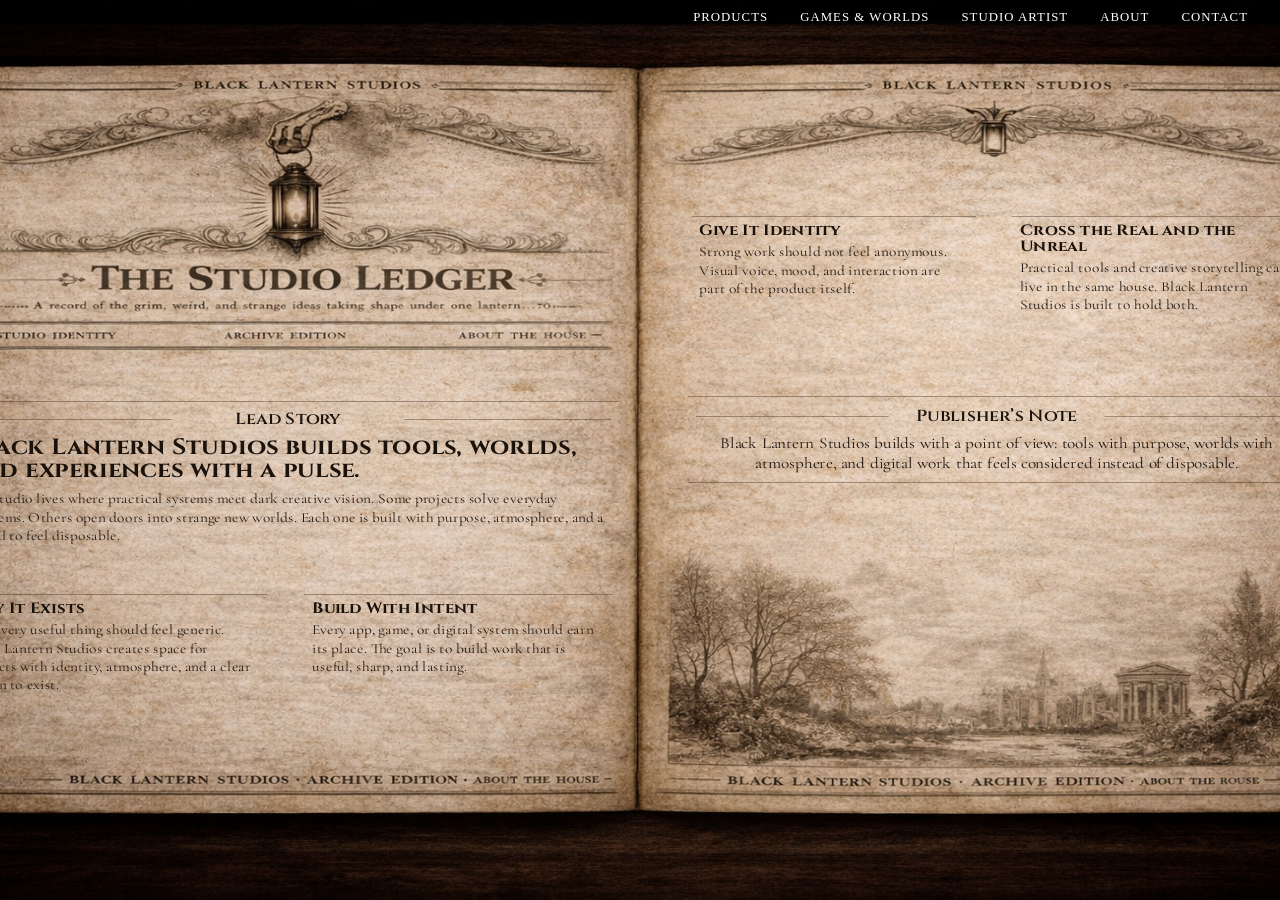
<file: about.html>
<!DOCTYPE html>
<html lang="en">
<head>
  <meta charset="UTF-8" />
  <meta name="viewport" content="width=device-width, initial-scale=1.0" />

  <!-- Google tag (gtag.js) -->
  <script async src="https://www.googletagmanager.com/gtag/js?id=G-B7B0RW1XFX"></script>
  <script>
    window.dataLayer = window.dataLayer || [];
    function gtag(){
      dataLayer.push(arguments);
    }
    gtag('js', new Date());
    gtag('config', 'G-B7B0RW1XFX');
  </script>

  <title>About | Black Lantern Studios</title>

  <link rel="stylesheet" href="css/about.css" />

  <link rel="preconnect" href="https://fonts.googleapis.com">
  <link rel="preconnect" href="https://fonts.gstatic.com" crossorigin>

  <link href="https://fonts.googleapis.com/css2?family=Cinzel:wght@400;500;600;700&family=Cormorant+Garamond:wght@400;500;600;700&display=swap" rel="stylesheet">
</head>

<body>

  <nav class="global-nav">
    <a href="products.html">Products</a>
    <a href="games-worlds.html">Games & Worlds</a>
    <a href="studio-artist.html">Studio Artist</a>
    <a href="about.html">About</a>
    <a href="contact.html">Contact</a>
  </nav>

  <main class="about-stage">

    <div class="about-spread">

      <img
        src="assets/about.png"
        alt="Black Lantern Studios About Background"
        class="about-full-image"
      >

      <div class="about-overlay">

        <section class="print-card lead-story">

          <div class="section-label">
            Lead Story
          </div>

          <h2>
            Black Lantern Studios builds tools, worlds, and experiences with a pulse.
          </h2>

          <p>
            This studio lives where practical systems meet dark creative vision.
            Some projects solve everyday problems. Others open doors into strange new worlds.
            Each one is built with purpose, atmosphere, and a refusal to feel disposable.
          </p>

        </section>

        <section class="print-card why-exists">

          <h3>Why It Exists</h3>

          <p>
            Not every useful thing should feel generic. Black Lantern Studios creates space
            for projects with identity, atmosphere, and a clear reason to exist.
          </p>

        </section>

        <section class="print-card build-intent">

          <h3>Build With Intent</h3>

          <p>
            Every app, game, or digital system should earn its place. The goal is to build
            work that is useful, sharp, and lasting.
          </p>

        </section>

        <section class="print-card give-identity">

          <h3>Give It Identity</h3>

          <p>
            Strong work should not feel anonymous. Visual voice, mood, and interaction
            are part of the product itself.
          </p>

        </section>

        <section class="print-card cross-real">

          <h3>Cross the Real and the Unreal</h3>

          <p>
            Practical tools and creative storytelling can live in the same house.
            Black Lantern Studios is built to hold both.
          </p>

        </section>

        <section class="print-card publishers-note">

          <div class="section-label">
            Publisher’s Note
          </div>

          <p>
            Black Lantern Studios builds with a point of view: tools with purpose,
            worlds with atmosphere, and digital work that feels considered instead of disposable.
          </p>

        </section>

      </div>
    </div>
  </main>

</body>
</html>
</file>
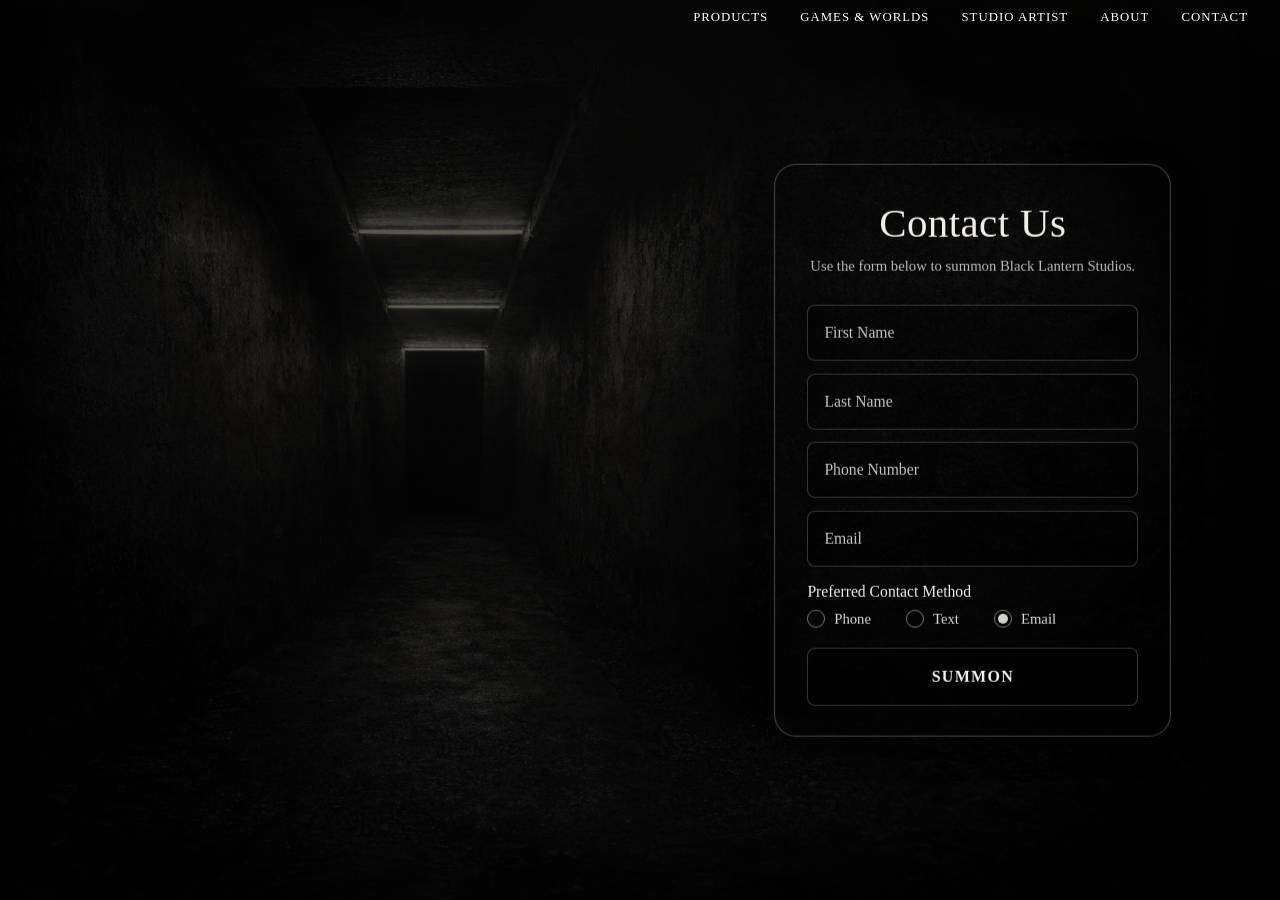
<file: contact.html>
<!DOCTYPE html>
<html lang="en">
<head>
  <meta charset="UTF-8" />
  <meta name="viewport" content="width=device-width, initial-scale=1.0"/>

  <!-- Google tag (gtag.js) -->
  <script async src="https://www.googletagmanager.com/gtag/js?id=G-B7B0RW1XFX"></script>
  <script>
    window.dataLayer = window.dataLayer || [];
    function gtag(){
      dataLayer.push(arguments);
    }
    gtag('js', new Date());
    gtag('config', 'G-B7B0RW1XFX');
  </script>

  <title>Contact | Black Lantern Studios</title>

  <link rel="stylesheet" href="css/contact.css" />
</head>

<body>

  <nav class="global-nav">
    <a href="products.html">Products</a>
    <a href="games-worlds.html">Games & Worlds</a>
    <a href="studio-artist.html">Studio Artist</a>
    <a href="about.html">About</a>
    <a href="contact.html">Contact</a>
  </nav>

  <div class="ambient-light"></div>
  <div class="page-fade"></div>

  <main class="contact-page">

    <section class="contact-form-wrap materialize" id="formWrap">

      <div class="contact-form-panel">

        <h1>Contact Us</h1>

        <p class="contact-intro">
          Use the form below to summon Black Lantern Studios.
        </p>

        <form
          class="contact-form"
          id="contactForm"
          action="https://formspree.io/f/maqvbanz"
          method="POST"
        >

          <div class="form-field">
            <input
              type="text"
              name="First Name"
              placeholder="First Name"
              required
            />
          </div>

          <div class="form-field">
            <input
              type="text"
              name="Last Name"
              placeholder="Last Name"
              required
            />
          </div>

          <div class="form-field">
            <input
              type="tel"
              name="Phone Number"
              placeholder="Phone Number"
            />
          </div>

          <div class="form-field">
            <input
              type="email"
              name="Email"
              placeholder="Email"
              required
            />
          </div>

          <fieldset class="preferred-contact">

            <legend>Preferred Contact Method</legend>

            <label class="radio-option">
              <input
                type="radio"
                name="Preferred Contact"
                value="Phone"
              />
              <span>Phone</span>
            </label>

            <label class="radio-option">
              <input
                type="radio"
                name="Preferred Contact"
                value="Text"
              />
              <span>Text</span>
            </label>

            <label class="radio-option">
              <input
                type="radio"
                name="Preferred Contact"
                value="Email"
                checked
              />
              <span>Email</span>
            </label>

          </fieldset>

          <!-- Honeypot Spam Trap -->
          <div class="honeypot-field" aria-hidden="true">
            <label>
              Leave this field empty

              <input
                type="text"
                name="_gotcha"
                tabindex="-1"
                autocomplete="off"
              />
            </label>
          </div>

          <button type="submit" class="summon-btn">
            Summon
          </button>

        </form>
      </div>
    </section>
  </main>

  <script>
    const light = document.querySelector(".ambient-light");
    const fadeLayer = document.querySelector(".page-fade");
    const contactForm = document.getElementById("contactForm");
    const formWrap = document.getElementById("formWrap");

    let breathingStopped = false;
    let summonMode = false;
    let breathLoopId = 0;

    function rand(min, max) {
      return Math.random() * (max - min) + min;
    }

    function setLight(opacity, duration) {
      light.style.transition = `opacity ${duration}ms ease-in-out`;
      light.style.opacity = opacity;
    }

    function getNormalBreathingMode() {
      const modeRoll = Math.random();

      if (modeRoll < 0.25) {
        return {
          minOpacity: 0.08,
          maxOpacity: 0.20,
          minDuration: 500,
          maxDuration: 1100,
          cycles: Math.floor(rand(3, 6))
        };
      } else if (modeRoll < 0.50) {
        return {
          minOpacity: 0.12,
          maxOpacity: 0.34,
          minDuration: 450,
          maxDuration: 950,
          cycles: Math.floor(rand(3, 6))
        };
      } else if (modeRoll < 0.75) {
        return {
          minOpacity: 0.06,
          maxOpacity: 0.16,
          minDuration: 1800,
          maxDuration: 3600,
          cycles: Math.floor(rand(2, 4))
        };
      } else {
        return {
          minOpacity: 0.14,
          maxOpacity: 0.32,
          minDuration: 2200,
          maxDuration: 4200,
          cycles: Math.floor(rand(2, 4))
        };
      }
    }

    function getSummonBreathingMode() {
      const modeRoll = Math.random();

      if (modeRoll < 0.34) {
        return {
          minOpacity: 0.12,
          maxOpacity: 0.68,
          minDuration: 120,
          maxDuration: 260,
          cycles: Math.floor(rand(5, 9))
        };
      } else if (modeRoll < 0.68) {
        return {
          minOpacity: 0.16,
          maxOpacity: 0.82,
          minDuration: 90,
          maxDuration: 220,
          cycles: Math.floor(rand(6, 10))
        };
      } else {
        return {
          minOpacity: 0.10,
          maxOpacity: 0.58,
          minDuration: 180,
          maxDuration: 360,
          cycles: Math.floor(rand(4, 8))
        };
      }
    }

    function runBreathingLoop() {
      const currentLoop = ++breathLoopId;

      if (breathingStopped) return;

      const mode = summonMode
        ? getSummonBreathingMode()
        : getNormalBreathingMode();

      let step = 0;
      let high = false;

      function breathe() {
        if (breathingStopped || currentLoop !== breathLoopId) return;

        if (step >= mode.cycles * 2) {
          const nextDelay = summonMode
            ? rand(20, 90)
            : rand(250, 900);

          setTimeout(() => {
            if (!breathingStopped && currentLoop === breathLoopId) {
              runBreathingLoop();
            }
          }, nextDelay);

          return;
        }

        const target = high
          ? rand(mode.minOpacity, mode.maxOpacity)
          : rand(
              Math.max(0.04, mode.minOpacity * 0.65),
              mode.minOpacity + 0.03
            );

        const duration = rand(
          mode.minDuration,
          mode.maxDuration
        );

        setLight(target.toFixed(2), duration);

        high = !high;
        step++;

        setTimeout(breathe, duration);
      }

      breathe();
    }

    light.style.opacity = "0.12";
    runBreathingLoop();

    contactForm.addEventListener("submit", function (e) {
      e.preventDefault();

      const honeypot = contactForm.querySelector(
        'input[name="_gotcha"]'
      );

      if (honeypot && honeypot.value.trim() !== "") {
        return;
      }

      if (document.body.classList.contains("submitting")) return;

      document.body.classList.add("submitting");

      const formData = new FormData(contactForm);

      fetch("https://formspree.io/f/maqvbanz", {
        method: "POST",
        body: formData,
        headers: {
          "Accept": "application/json"
        }
      });

      formWrap.classList.remove("materialize");
      formWrap.classList.add("dematerialize");

      summonMode = true;
      runBreathingLoop();

      setTimeout(() => {
        fadeLayer.classList.add("active");
      }, 3800);

      setTimeout(() => {
        breathingStopped = true;
        window.location.href = "index.html";
      }, 5000);
    });
  </script>

</body>
</html>
</file>
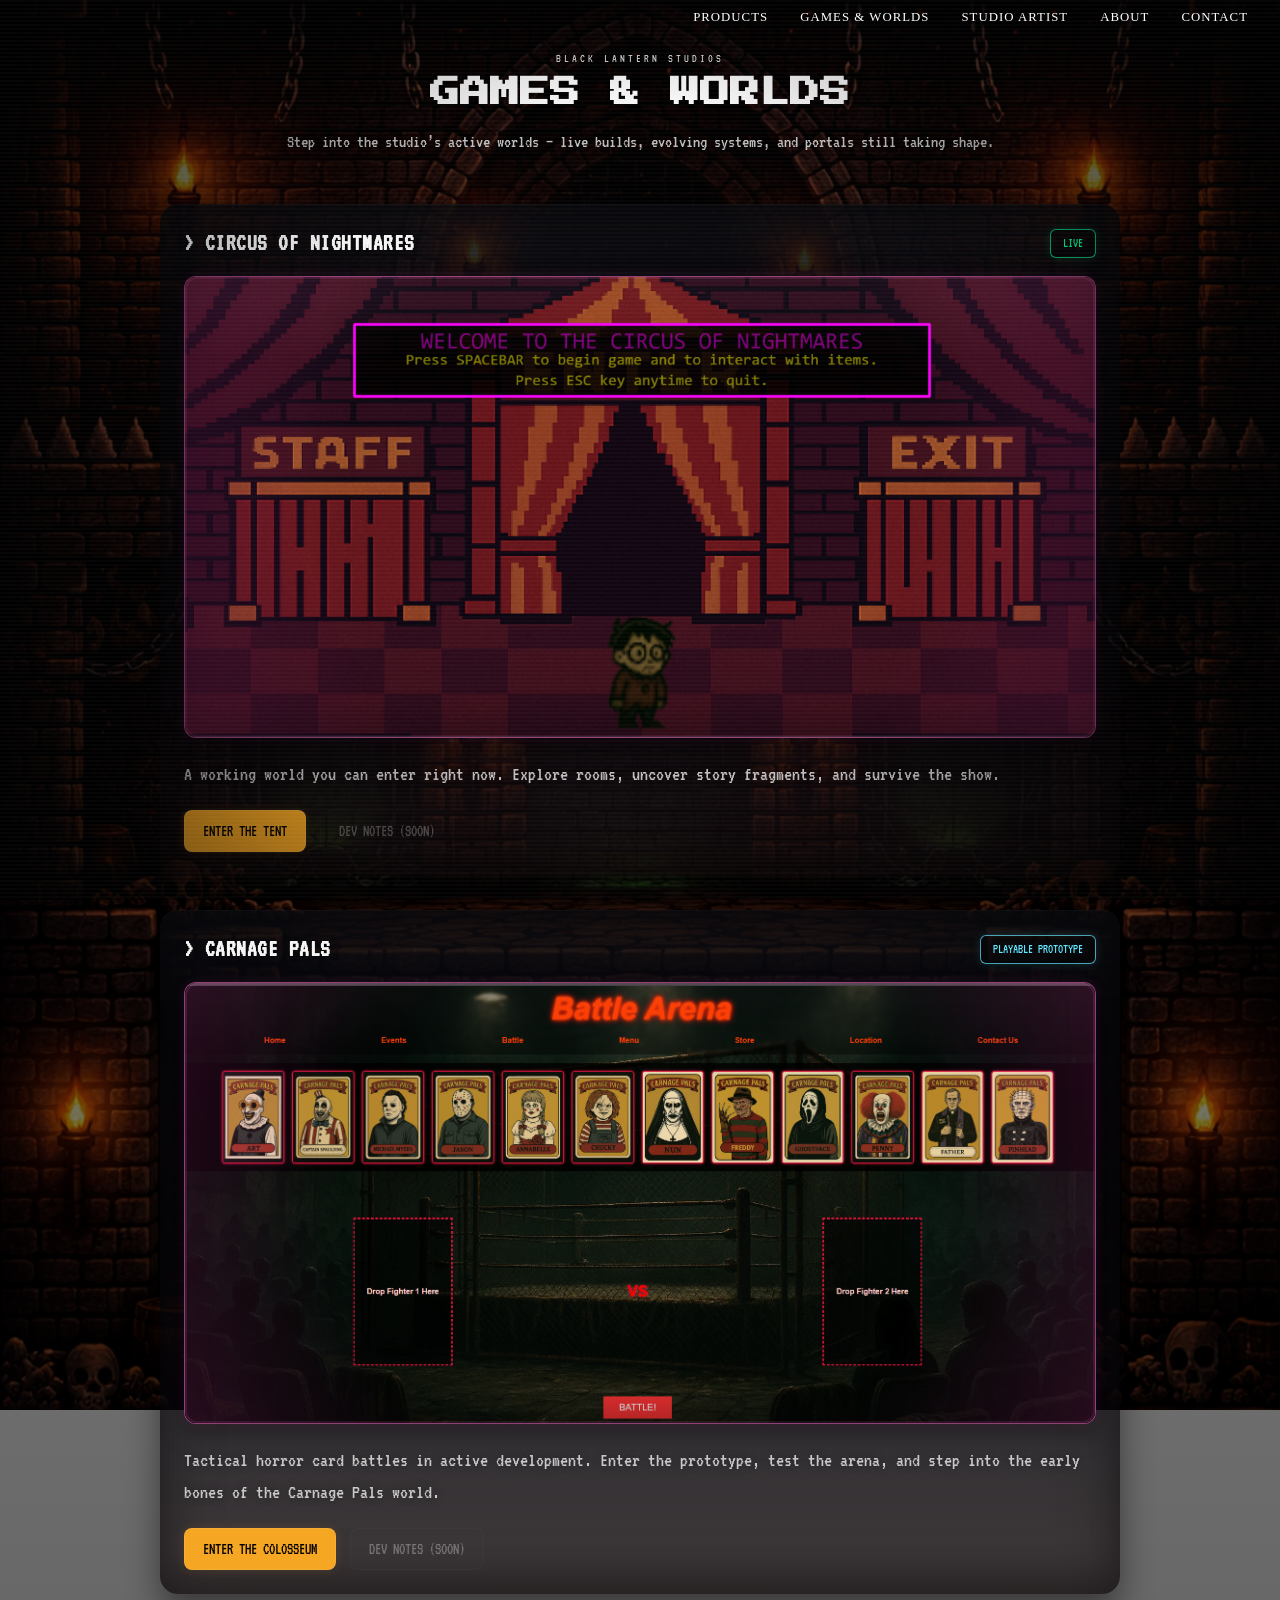
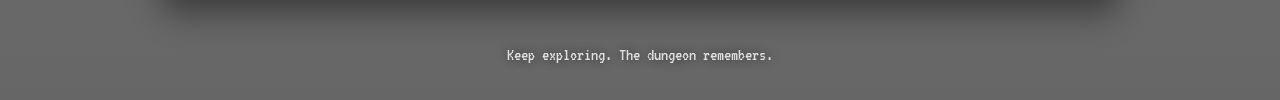
<file: games-worlds.html>
<!DOCTYPE html>
<html lang="en">
<head>
  <meta charset="UTF-8" />
  <meta name="viewport" content="width=device-width, initial-scale=1.0" />

  <!-- Google tag (gtag.js) -->
  <script async src="https://www.googletagmanager.com/gtag/js?id=G-B7B0RW1XFX"></script>
  <script>
    window.dataLayer = window.dataLayer || [];
    function gtag(){
      dataLayer.push(arguments);
    }
    gtag('js', new Date());
    gtag('config', 'G-B7B0RW1XFX');
  </script>

  <title>Games & Worlds | Black Lantern Studios</title>

  <link rel="preconnect" href="https://fonts.googleapis.com">
  <link rel="preconnect" href="https://fonts.gstatic.com" crossorigin>
  <link href="https://fonts.googleapis.com/css2?family=Press+Start+2P&family=VT323&display=swap" rel="stylesheet">

  <link rel="stylesheet" href="css/games-worlds.css" />
</head>

<body>

  <!-- 🔥 NAVBAR -->
  <nav class="global-nav">
    <a href="products.html">Products</a>
    <a href="games-worlds.html">Games & Worlds</a>
    <a href="studio-artist.html">Studio Artist</a>
    <a href="about.html">About</a>
    <a href="contact.html">Contact</a>
  </nav>

  <div class="scanlines"></div>
  <div class="vignette"></div>

  <!-- torch flicker overlays -->
  <div class="torch-glow torch-1"></div>
  <div class="torch-glow torch-2"></div>
  <div class="torch-glow torch-3"></div>
  <div class="torch-glow torch-4"></div>

  <header class="hud">
    <div class="hud-left">
      <p class="kicker">BLACK LANTERN STUDIOS</p>
      <h1 class="title">GAMES &amp; WORLDS</h1>
      <p class="subtitle">
        Step into the studio’s active worlds — live builds, evolving systems,
        and portals still taking shape.
      </p>
    </div>
  </header>

  <main class="wrap">

    <button id="oddBrick" class="odd-brick"></button>

    <section id="secretPanel" class="secret-panel hidden">
      <p class="secret-text">You found a loose brick. Behind it… a warm lantern glow.</p>
      <a class="secret-link" href="index.html">RETURN TO THE LANTERN</a>
    </section>

    <section class="hall">
      <section class="doors">

        <!-- CIRCUS -->
        <article class="door">
          <div class="door-shadow"></div>

          <div class="door-top">
            <h2 class="door-title">&gt; CIRCUS OF NIGHTMARES</h2>
            <span class="tag live">LIVE</span>
          </div>

          <div class="portal-frame">
            <img src="assets/circus.png" class="portal-img" alt="Circus of Nightmares preview" />
            <div class="portal-glow"></div>
          </div>

          <p class="door-text">
            A working world you can enter right now. Explore rooms, uncover story fragments,
            and survive the show.
          </p>

          <div class="btn-row">
            <a class="btn primary"
               href="https://d3adchef.itch.io/circus-of-nightmares"
               target="_blank"
               rel="noopener noreferrer">ENTER THE TENT</a>

            <a class="btn ghost disabled">DEV NOTES (SOON)</a>
          </div>
        </article>

        <!-- CARNAGE -->
        <article class="door">
          <div class="door-shadow"></div>

          <div class="door-top">
            <h2 class="door-title">&gt; CARNAGE PALS</h2>
            <span class="tag prototype">PLAYABLE PROTOTYPE</span>
          </div>

          <div class="portal-frame">
            <img src="assets/carnage.png" class="portal-img" alt="Carnage Pals preview" />
            <div class="portal-glow"></div>
          </div>

          <p class="door-text">
            Tactical horror card battles in active development. Enter the prototype,
            test the arena, and step into the early bones of the Carnage Pals world.
          </p>

          <div class="btn-row">
            <a class="btn primary"
               href="https://d3adchef.github.io/CarnageColosseum/battle.html"
               target="_blank"
               rel="noopener noreferrer">ENTER THE COLOSSEUM</a>

            <a class="btn ghost disabled">DEV NOTES (SOON)</a>
          </div>
        </article>

      </section>
    </section>

    <footer class="footer">
      <p class="footer-line" id="footerLine">Keep exploring. The dungeon remembers.</p>
    </footer>

  </main>

  <script src="js/games-worlds.js"></script>
</body>
</html>
</file>
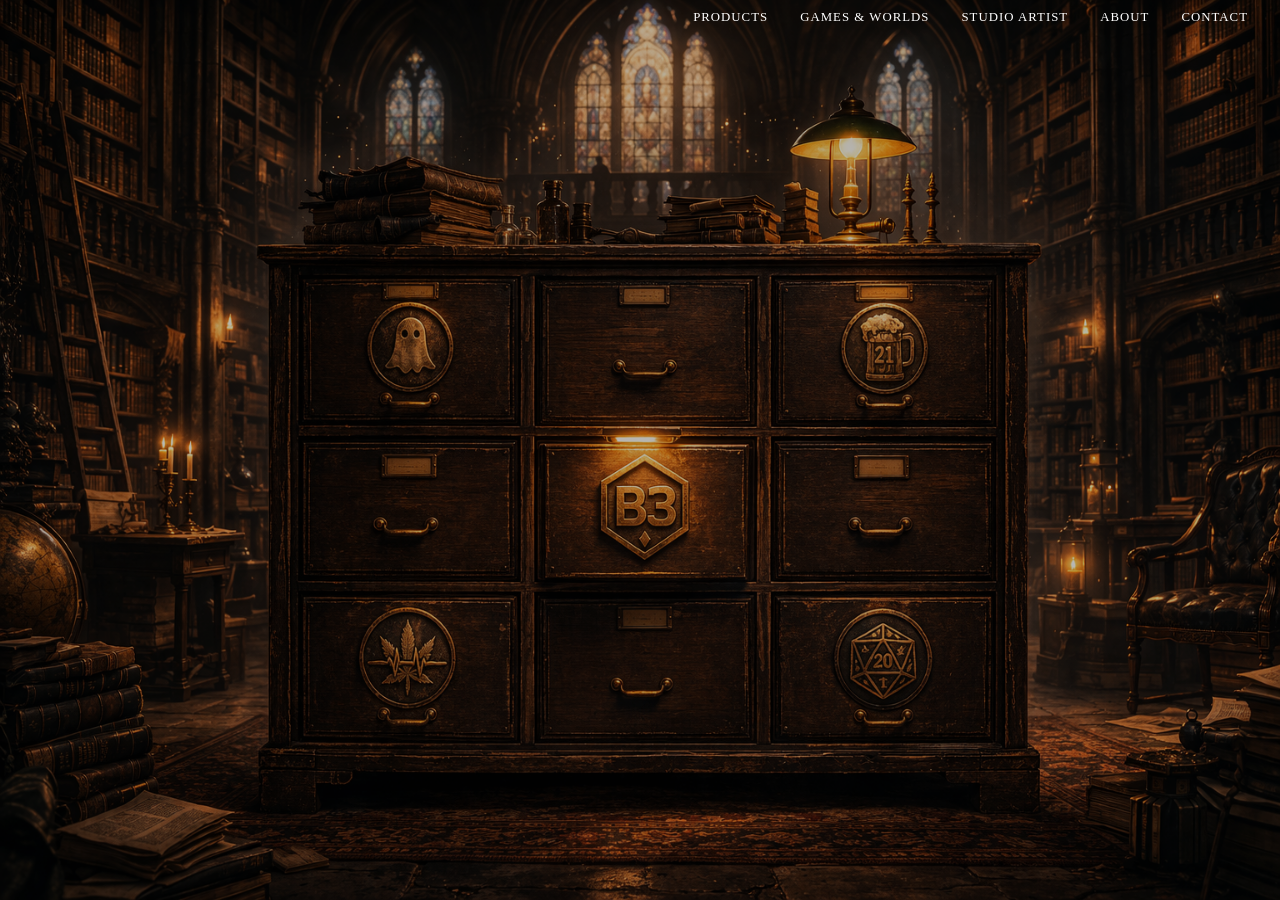
<file: products.html>
<!DOCTYPE html>
<html lang="en">
<head>
  <meta charset="UTF-8" />
  <meta name="viewport" content="width=device-width, initial-scale=1.0" />

  <!-- Google tag (gtag.js) -->
  <script async src="https://www.googletagmanager.com/gtag/js?id=G-B7B0RW1XFX"></script>
  <script>
    window.dataLayer = window.dataLayer || [];
    function gtag(){
      dataLayer.push(arguments);
    }
    gtag('js', new Date());
    gtag('config', 'G-B7B0RW1XFX');
  </script>

  <title>Black Lantern Studios | Products</title>
  <link rel="stylesheet" href="css/products.css" />
</head>
<body>

  <!-- 🔥 NAVBAR -->
  <nav class="global-nav">
    <a href="products.html">Products</a>
    <a href="games-worlds.html">Games & Worlds</a>
    <a href="studio-artist.html">Studio Artist</a>
    <a href="about.html">About</a>
    <a href="contact.html">Contact</a>
  </nav>

  <main class="products-page">
    <div class="hotspot-layer">
      <button class="hotspot ghost-box" data-product="hauntsync" aria-label="Open HauntSync"></button>
      <button class="hotspot mug21-box" data-product="proof21" aria-label="Open Proof21"></button>
      <button class="hotspot bsharp-box" data-product="budbalance" aria-label="Open BudBalance"></button>
      <button class="hotspot leaf-box" data-product="cannalytics" aria-label="Open Cannalytics"></button>
      <button class="hotspot d20-box" data-product="habitaeffect" aria-label="Open Habit AEffect"></button>
    </div>

    <section class="product-card-wrap hidden" id="productCardWrap" aria-hidden="true">
      <div class="product-card-panel">
        <button class="close-card" id="closeCard" aria-label="Close product card">×</button>

        <p class="product-status" id="productStatus"></p>
        <h1 id="productTitle"></h1>
        <p class="product-description" id="productDescription"></p>

        <div class="product-links" id="productLinks"></div>

        <img class="product-symbol" id="productSymbol" alt="product symbol" />
      </div>
    </section>
  </main>

  <script>
    const productData = {
      hauntsync: {
        status: "In Development",
        title: "HauntSync",
        description:
          "A fully immersive AR app built for walking tours, haunted houses, escape rooms, and other live events where technology can bridge the gap between the physical space and the story unfolding around you.",
        links: []
      },
      proof21: {
        status: "In Development",
        title: "Proof21",
        description:
          "A door and ID verification platform designed for bars, venues, and nightlife operations. Proof21 is being developed to streamline age checks, entry control, payment flow, and accountability in one connected system.",
        links: []
      },
      budbalance: {
        status: "Live on iOS + Android",
        title: "BudBalance",
        description:
          "A cannabis tracking utility designed to help users maintain organized personal records, review recent activity, and stay aware of their current rolling 30-day usage. BudBalance is now live on the App Store and Google Play, with a dedicated product site at budbalance-ms.com.",
        links: [
          {
            label: "Visit Site",
            url: "https://budbalance-ms.com"
          },
          {
            label: "🍎 App Store",
            url: "https://apps.apple.com/app/id6761867299"
          },
          {
            label: "▶ Google Play",
            url: "https://play.google.com/store/apps/details?id=com.blacklanternstudios.budbalance"
          }
        ]
      },
      cannalytics: {
        status: "In Development",
        title: "Cannalytics",
        description:
          "A cannabis intelligence and journal platform built to track product details, terpene profiles, THC data, and personal likes and dislikes. The long-term goal is smarter shopping guidance based on your preferences and the dispensary you are standing in.",
        links: []
      },
      habitaeffect: {
        status: "Live",
        title: "Habit AEffect",
        description:
          "A behavioral coaching platform led by Dr. Jen, a professor and habit coach who specializes in supporting individuals with neurodivergence-related challenges. Habit AEffect is designed to provide structure, guidance, and practical support for meaningful personal growth.",
        links: [
          {
            label: "Visit Site",
            url: "https://habitaeffect.com/"
          }
        ]
      }
    };

    const symbolMap = {
      hauntsync: "ghost.png",
      proof21: "proof21.png",
      budbalance: "b3.png",
      cannalytics: "leaf.png",
      habitaeffect: "d20.png"
    };

    const hotspots = document.querySelectorAll(".hotspot");
    const cardWrap = document.getElementById("productCardWrap");
    const closeCard = document.getElementById("closeCard");

    const productStatus = document.getElementById("productStatus");
    const productTitle = document.getElementById("productTitle");
    const productDescription = document.getElementById("productDescription");
    const productLinks = document.getElementById("productLinks");
    const productSymbol = document.getElementById("productSymbol");

    let isClosing = false;

    function populateCard(productKey) {
      const product = productData[productKey];
      if (!product) return;

      productStatus.textContent = product.status;

      if (product.status.toLowerCase().includes("live")) {
        productStatus.classList.add("is-live");
      } else {
        productStatus.classList.remove("is-live");
      }

      productTitle.textContent = product.title;
      productDescription.textContent = product.description;

      productLinks.innerHTML = "";

      product.links.forEach((link) => {
        const a = document.createElement("a");
        a.href = link.url;
        a.target = "_blank";
        a.rel = "noopener noreferrer";
        a.className = "product-link-btn";
        a.textContent = link.label;
        productLinks.appendChild(a);
      });

      productSymbol.src = `assets/${symbolMap[productKey]}`;
      productSymbol.alt = `${product.title} symbol`;
    }

    function openCard(productKey) {
      populateCard(productKey);

      cardWrap.classList.remove("hidden", "dematerialize");
      cardWrap.classList.add("materialize");
      cardWrap.setAttribute("aria-hidden", "false");
      isClosing = false;
    }

    function closeProductCard() {
      if (cardWrap.classList.contains("hidden") || isClosing) return;

      isClosing = true;
      cardWrap.classList.remove("materialize");
      cardWrap.classList.add("dematerialize");
      cardWrap.setAttribute("aria-hidden", "true");

      setTimeout(() => {
        cardWrap.classList.add("hidden");
        cardWrap.classList.remove("dematerialize");
        isClosing = false;
      }, 950);
    }

    hotspots.forEach((hotspot) => {
      hotspot.addEventListener("click", () => {
        const productKey = hotspot.dataset.product;
        openCard(productKey);
      });
    });

    closeCard.addEventListener("click", closeProductCard);

    document.addEventListener("keydown", (e) => {
      if (e.key === "Escape") {
        closeProductCard();
      }
    });
  </script>
</body>
</html>
</file>
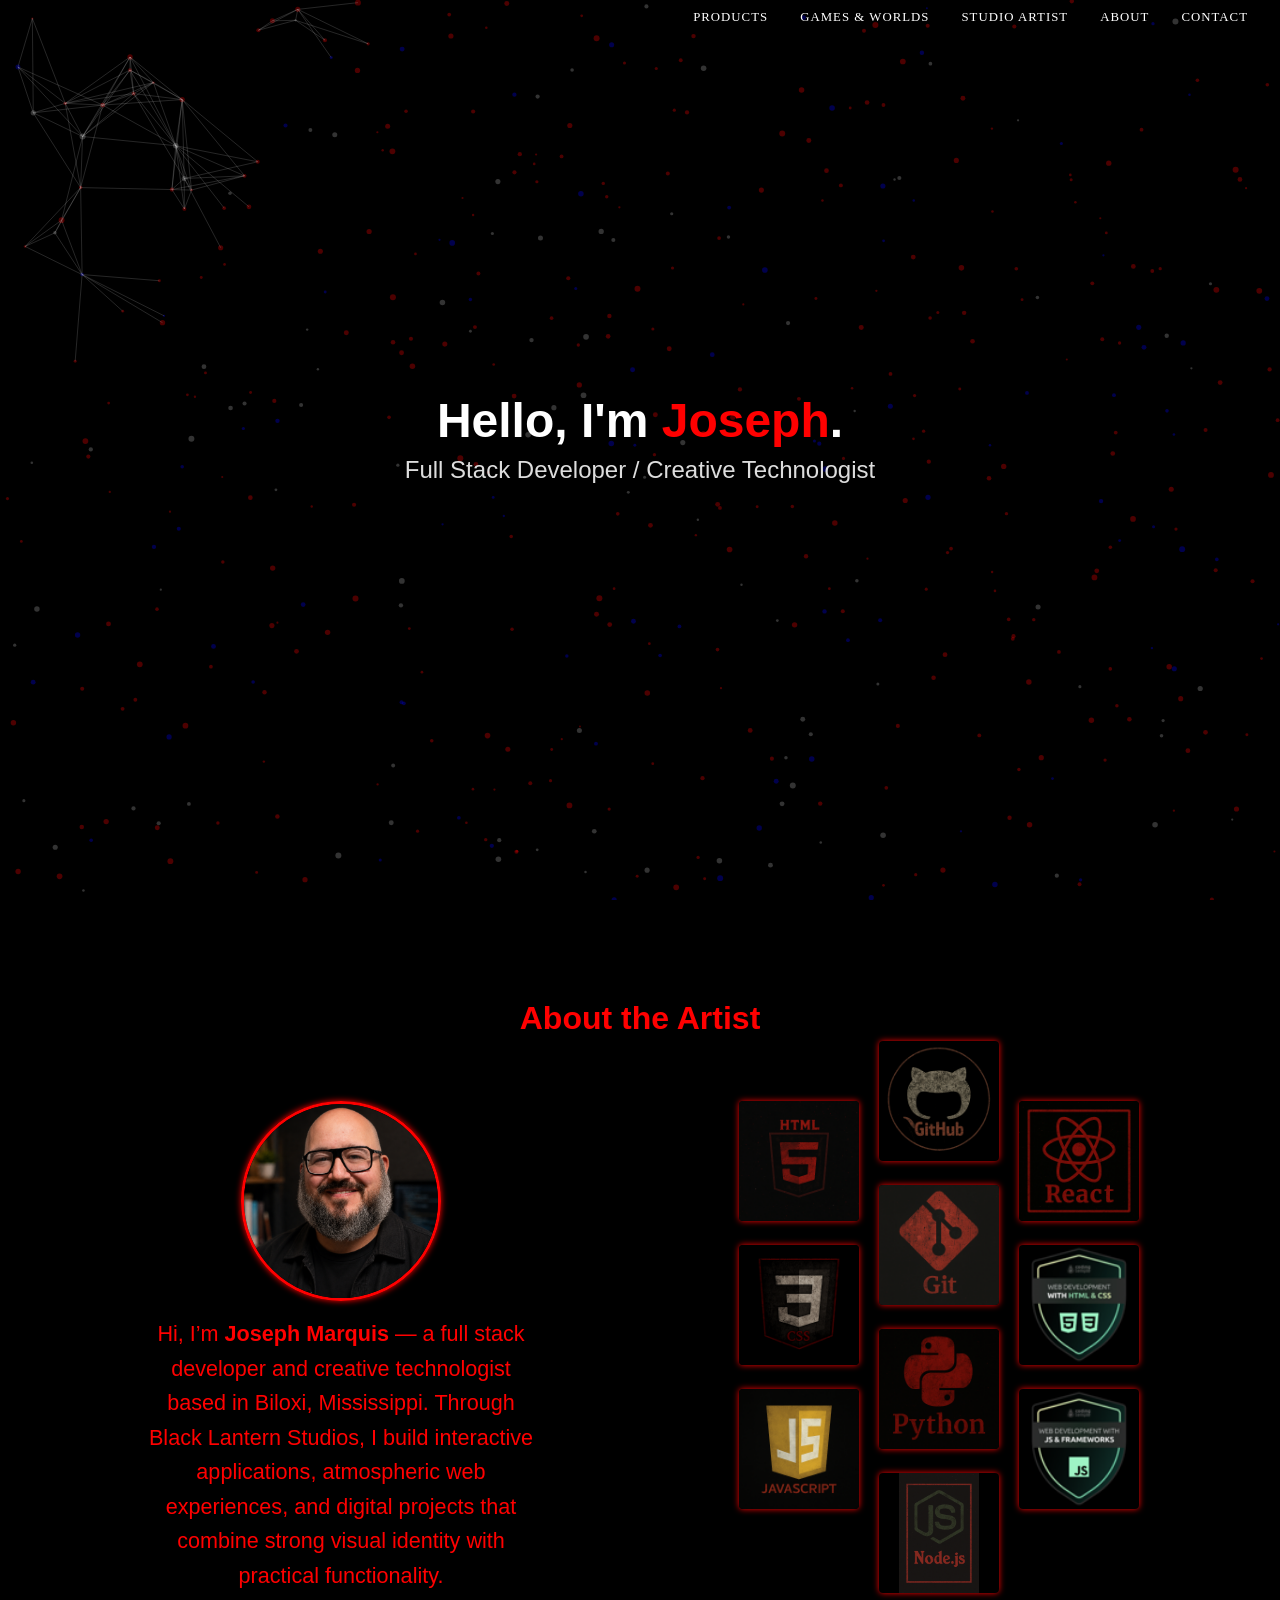
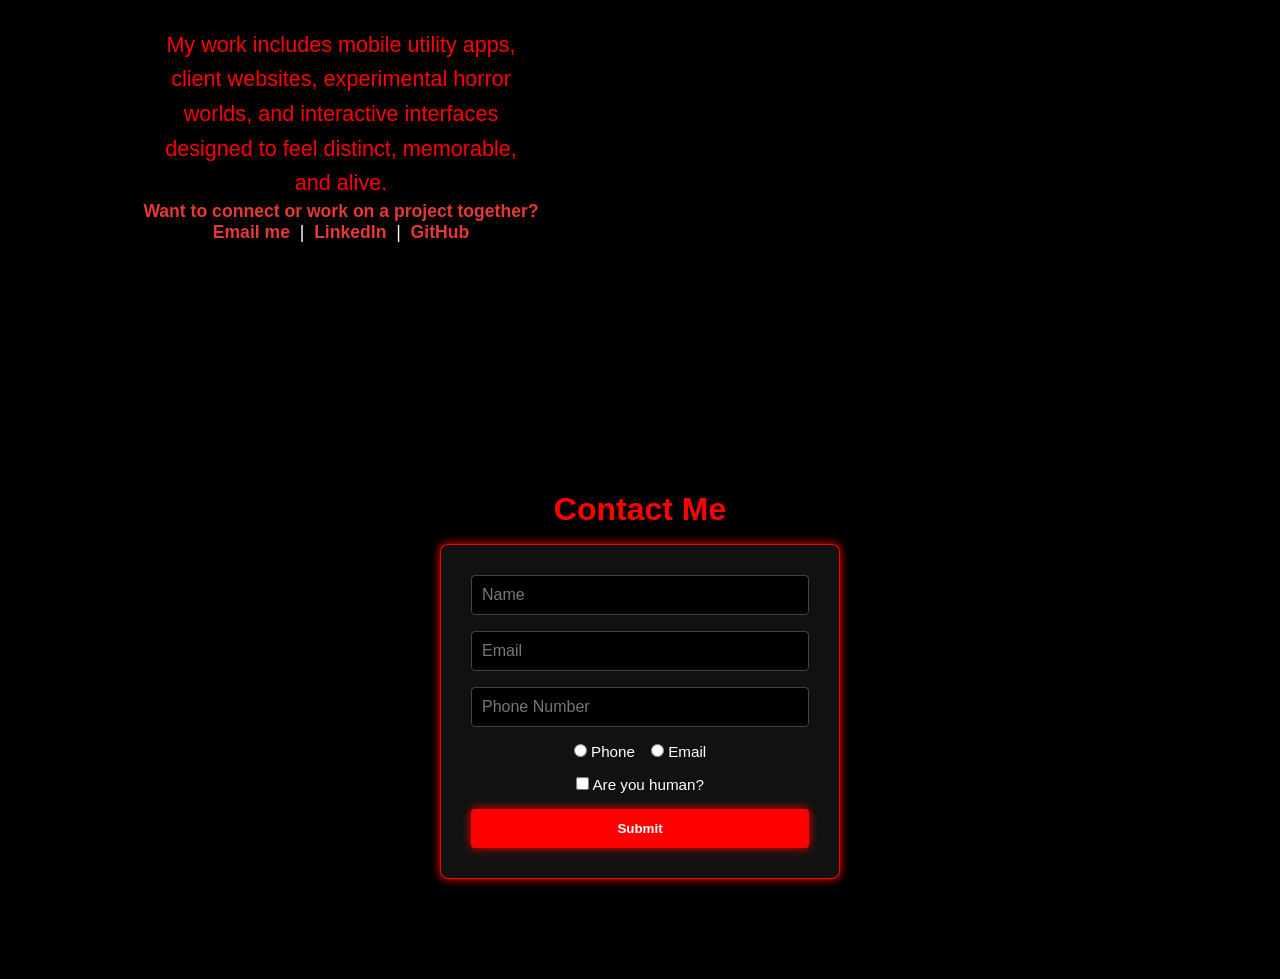
<file: studio-artist.html>
<!DOCTYPE html>
<html lang="en">
<head>
  <meta charset="UTF-8" />
  <meta name="viewport" content="width=device-width, initial-scale=1.0"/>

  <!-- Google tag (gtag.js) -->
  <script async src="https://www.googletagmanager.com/gtag/js?id=G-B7B0RW1XFX"></script>
  <script>
    window.dataLayer = window.dataLayer || [];
    function gtag(){
      dataLayer.push(arguments);
    }
    gtag('js', new Date());
    gtag('config', 'G-B7B0RW1XFX');
  </script>

  <title>Studio Artist | Black Lantern Studios</title>
  <link rel="stylesheet" href="css/studio-artist.css" />
</head>
<body>

  <nav class="global-nav">
    <a href="products.html">Products</a>
    <a href="games-worlds.html">Games &amp; Worlds</a>
    <a href="studio-artist.html">Studio Artist</a>
    <a href="about.html">About</a>
    <a href="contact.html">Contact</a>
  </nav>

  <canvas id="constellation-canvas"></canvas>

  <section id="main-hero">
    <div class="hero-content">
      <h1>Hello, I'm <strong><span class="highlight-red">Joseph</span>.</strong></h1>
      <p>Full Stack Developer / Creative Technologist</p>
    </div>
  </section>

  <section id="about">
    <h2>About the Artist</h2>

    <div class="about-grid">

      <div class="about-left">

        <img src="assets/icons/headshot.png" alt="Headshot" class="headshot" />

        <p class="bio-text">
          Hi, I’m <strong>Joseph Marquis</strong> — a full stack developer and creative technologist based in Biloxi, Mississippi. Through Black Lantern Studios, I build interactive applications, atmospheric web experiences, and digital projects that combine strong visual identity with practical functionality.
          <br><br>
          My work includes mobile utility apps, client websites, experimental horror worlds, and interactive interfaces designed to feel distinct, memorable, and alive.
        </p>

        <p class="contact-links">
          <strong>
            <span class="red-text">
              Want to connect or work on a project together?
            </span>
          </strong>
          <br>

          <a href="mailto:j.marquis@proton.me"
             class="red-link">
             Email me
          </a>

          &nbsp;|&nbsp;

          <a href="https://www.linkedin.com/in/joseph-marquis-a52665ab/"
             target="_blank"
             class="red-link"
             rel="noopener noreferrer">
             LinkedIn
          </a>

          &nbsp;|&nbsp;

          <a href="https://github.com/D3adchef"
             target="_blank"
             class="red-link"
             rel="noopener noreferrer">
             GitHub
          </a>
        </p>

      </div>

      <div class="about-right">

        <div class="skills-grid">

          <div class="col">
            <img src="assets/icons/html.png" alt="HTML">
            <img src="assets/icons/css.png" alt="CSS">
            <img src="assets/icons/javascript.png" alt="JavaScript">
          </div>

          <div class="col mid-offset">
            <img src="assets/icons/github.png" alt="GitHub">
            <img src="assets/icons/git.png" alt="Git">
            <img src="assets/icons/python.png" alt="Python">
            <img src="assets/icons/node.png" alt="Node.js">
          </div>

          <div class="col">
            <img src="assets/icons/react.png" alt="React">
            <img src="assets/icons/cert1.png" alt="Cert 1">
            <img src="assets/icons/cert2.png" alt="Cert 2">
          </div>

        </div>
      </div>
    </div>
  </section>

  <section id="contact">

    <h2>Contact Me</h2>

    <form id="contact-form" class="contact-form">

      <input type="text" placeholder="Name" required />

      <input type="email" placeholder="Email" required />

      <input type="tel" placeholder="Phone Number" required />

      <div class="radio-group">
        <label>
          <input type="radio" name="contact-method" required />
          Phone
        </label>

        <label>
          <input type="radio" name="contact-method" required />
          Email
        </label>
      </div>

      <div class="checkbox-group">
        <label>
          <input type="checkbox" required />
          Are you human?
        </label>
      </div>

      <button type="submit" class="submit-btn">
        Submit
      </button>

    </form>

    <div id="popup" class="popup">
      Good luck... Will be contacting you soon.
    </div>

  </section>

  <script src="js/constellation.js"></script>

  <script>
    document.getElementById('contact-form').addEventListener('submit', function(e) {
      e.preventDefault();

      const popup = document.getElementById('popup');

      popup.classList.add('show');

      setTimeout(() => popup.classList.remove('show'), 4000);

      this.reset();
    });
  </script>

</body>
</html>
</file>
<file: css/about.css>
:root{
  --ink:#1a120b;
  --ink-soft:#241811;
  --rule:rgba(67, 46, 27, 0.42);
}

/* =========================
   RESET
========================= */
*{
  box-sizing:border-box;
  margin:0;
  padding:0;
}

html,
body{
  width:100%;
  height:100%;
  overflow:hidden;
  background:#000;
}

body{
  font-family:"Cormorant Garamond", serif;
}

/* =========================
   STAGE
========================= */
.about-stage{
  position:relative;
  width:100%;
  height:100vh;
  background:#000;
  overflow:hidden;
}

/* =========================
   SPREAD WRAP
========================= */
.about-spread{
  position:absolute;
  top:0;
  left:50%;
  height:100%;
  width:auto;
  transform:translateX(-50%) scaleX(1.18);
  transform-origin:top center;
}

.about-full-image{
  display:block;
  height:100%;
  width:auto;
  max-width:none;
}

.about-overlay{
  position:absolute;
  inset:0;
  width:100%;
  height:100%;
}

/* =========================
   PRINT STYLE
========================= */
.print-card{
  position:absolute;
  color:var(--ink);
  padding:0.35rem 0.45rem;
  background:transparent;
  border-top:1px solid var(--rule);
}

.print-card h2,
.print-card h3{
  font-family:"Cinzel", serif;
  color:var(--ink);
}

.print-card h2{
  font-size:1.65rem;
  line-height:1.08;
  margin-bottom:0.45rem;
}

.print-card h3{
  font-size:1.02rem;
  line-height:1.08;
  margin-bottom:0.28rem;
}

.print-card p{
  font-size:0.98rem;
  line-height:1.34;
  color:var(--ink-soft);
}

/* =========================
   SECTION LABEL
========================= */
.section-label{
  width:100%;
  text-align:center;
  font-family:"Cinzel", serif;
  font-size:1rem;
  font-weight:600;
  color:var(--ink);
  margin-bottom:0.35rem;
  position:relative;
}

.section-label::before,
.section-label::after{
  content:"";
  position:absolute;
  top:50%;
  width:32%;
  height:1px;
  background:var(--rule);
}

.section-label::before{
  left:0;
}

.section-label::after{
  right:0;
}

/* =========================
   CARD POSITIONS
========================= */

/* LEFT PAGE */
.lead-story{
  left:4.8%;
  top:44.6%;
  width:43.8%;
}

.why-exists{
  left:4.9%;
  top:66%;
  width:20.4%;
}

.build-intent{
  left:27.8%;
  top:66%;
  width:20.4%;
}

/* RIGHT PAGE */
.give-identity{
  left:53.4%;
  top:24%;
  width:18.8%;
}

.cross-real{
  left:74.6%;
  top:24%;
  width:18.8%;
}

.publishers-note{
  left:53.2%;
  top:44%;
  width:40.8%;
  text-align:center;
  border-bottom:1px solid var(--rule);
  padding-top:0.5rem;
  padding-bottom:0.5rem;
}

.publishers-note p{
  font-size:1.08rem;
  line-height:1.34;
  color:#20150e;
}

/* =========================
   GLOBAL NAVBAR
========================= */
.global-nav{
  position:absolute;
  top:0;
  right:0;
  width:100%;
  z-index:100;
  display:flex;
  justify-content:flex-end;
  align-items:center;
  gap:2rem;
  padding:0.6rem 2rem;
  background:transparent;
}

.global-nav a{
  color:#ffffff;
  text-decoration:none;
  font-family:Georgia, "Times New Roman", serif;
  font-size:0.8rem;
  letter-spacing:0.08em;
  text-transform:uppercase;
  transition:all 0.25s ease;
}

.global-nav a:hover{
  color:rgba(255, 210, 140, 0.9);
  transform:translateY(-1px);
  text-shadow:0 0 6px rgba(255, 210, 140, 0.3);
}

/* =========================
   RESPONSIVE
========================= */
@media (max-width: 1400px){
  .about-spread{
    transform:translateX(-50%) scaleX(1.12);
  }

  .print-card h2{
    font-size:1.38rem;
  }

  .print-card h3{
    font-size:0.93rem;
  }

  .print-card p{
    font-size:0.86rem;
  }

  .publishers-note p{
    font-size:0.96rem;
  }
}

@media (max-width: 1100px){
  .about-spread{
    transform:translateX(-50%) scaleX(1.02);
  }

  .print-card h2{
    font-size:1.14rem;
  }

  .print-card h3{
    font-size:0.8rem;
  }

  .print-card p{
    font-size:0.76rem;
    line-height:1.2;
  }

  .section-label{
    font-size:0.84rem;
  }

  .publishers-note p{
    font-size:0.84rem;
  }
}

@media (max-width: 900px){
  html,
  body{
    overflow:auto;
  }

  .about-stage{
    height:auto;
    min-height:100vh;
    padding-top:72px;
  }

  .about-spread{
    position:relative;
    top:auto;
    left:auto;
    transform:none;
    width:100%;
    height:auto;
  }

  .about-full-image{
    width:100%;
    height:auto;
  }

  .about-overlay{
    position:absolute;
    inset:0;
  }

  .print-card{
    padding:0.2rem 0.25rem;
  }

  .print-card h2{
    font-size:0.96rem;
  }

  .print-card h3{
    font-size:0.7rem;
  }

  .print-card p{
    font-size:0.62rem;
    line-height:1.12;
  }

  .section-label{
    font-size:0.7rem;
  }

  .publishers-note p{
    font-size:0.68rem;
  }

  .global-nav{
    gap:1rem;
    padding:0.55rem 1rem;
  }

  .global-nav a{
    font-size:0.72rem;
  }
}
</file>
<file: css/contact.css>
*{
  margin:0;
  padding:0;
  box-sizing:border-box;
}

html,
body{
  width:100%;
  height:100%;
  overflow:hidden;
}

body{
  position:relative;
  background-image:url("../assets/corridor.png");
  background-size:cover;
  background-position:center;
  background-repeat:no-repeat;
  background-color:#000;
  font-family:Georgia, "Times New Roman", serif;
  color:#f1ede6;
}

/* =========================
   GLOBAL NAVBAR
========================= */
.global-nav{
  position:absolute;
  top:0;
  right:0;
  width:100%;
  z-index:100;
  display:flex;
  justify-content:flex-end;
  align-items:center;
  gap:2rem;
  padding:0.6rem 2rem;
  background:transparent;
}

.global-nav a{
  color:#ffffff;
  text-decoration:none;
  font-family:Georgia, "Times New Roman", serif;
  font-size:0.8rem;
  letter-spacing:0.08em;
  text-transform:uppercase;
  transition:all 0.25s ease;
}

.global-nav a:hover{
  color:rgba(255, 210, 140, 0.9);
  transform:translateY(-1px);
  text-shadow:0 0 6px rgba(255, 210, 140, 0.3);
}

/* overall room darkness */
body::before{
  content:"";
  position:fixed;
  inset:0;
  background:rgba(0, 0, 0, 0.60);
  pointer-events:none;
  z-index:1;
}

/* breathing room glow - unchanged before summon */
.ambient-light{
  position:fixed;
  inset:0;
  pointer-events:none;
  z-index:2;
  opacity:0.12;
  mix-blend-mode:screen;
  background:
    radial-gradient(
      ellipse at 50% 16%,
      rgba(255, 255, 238, 0.44) 0%,
      rgba(255, 255, 238, 0.18) 16%,
      rgba(255, 255, 238, 0.08) 30%,
      rgba(255, 255, 238, 0.03) 45%,
      transparent 68%
    ),
    radial-gradient(
      ellipse at 50% 42%,
      rgba(255, 255, 240, 0.10) 0%,
      rgba(255, 255, 240, 0.04) 24%,
      transparent 56%
    );
}

/* fade to black */
.page-fade{
  position:fixed;
  inset:0;
  background:#000;
  opacity:0;
  pointer-events:none;
  z-index:10;
  transition:opacity 1.35s ease;
}

.page-fade.active{
  opacity:1;
}

/* page layer */
.contact-page{
  position:relative;
  z-index:3;
  width:100%;
  height:100%;
}

/* form placement */
.contact-form-wrap{
  position:absolute;
  top:50%;
  right:8.5%;
  transform:translateY(-50%);
  width:min(31vw, 480px);
}

/* load-in materialize */
.materialize{
  opacity:0;
  filter:blur(10px);
  animation:materializeForm 2.2s ease forwards;
  animation-delay:0.85s;
}

@keyframes materializeForm{
  0%{
    opacity:0;
    filter:blur(10px);
    transform:translateY(calc(-50% + 12px)) scale(0.985);
  }
  45%{
    opacity:0.38;
    filter:blur(5px);
    transform:translateY(calc(-50% + 5px)) scale(0.992);
  }
  100%{
    opacity:1;
    filter:blur(0);
    transform:translateY(-50%) scale(1);
  }
}

/* reverse of materialize */
.dematerialize{
  animation:dematerializeForm 1.1s ease forwards;
}

@keyframes dematerializeForm{
  0%{
    opacity:1;
    filter:blur(0);
    transform:translateY(-50%) scale(1);
  }
  55%{
    opacity:0.38;
    filter:blur(5px);
    transform:translateY(calc(-50% + 5px)) scale(0.992);
  }
  100%{
    opacity:0;
    filter:blur(10px);
    transform:translateY(calc(-50% + 12px)) scale(0.985);
  }
}

/* panel */
.contact-form-panel{
  width:100%;
  padding:2.35rem 2rem 1.85rem;
  border:1px solid rgba(230, 226, 216, 0.26);
  border-radius:22px;
  background:rgba(8, 8, 8, 0.16);
  backdrop-filter:blur(1.6px);
  -webkit-backdrop-filter:blur(1.6px);
  box-shadow:
    0 0 0 1px rgba(255, 255, 255, 0.03) inset,
    0 10px 36px rgba(0, 0, 0, 0.18);
}

/* heading */
.contact-form-panel h1{
  text-align:center;
  font-size:clamp(2.35rem, 3.2vw, 3.4rem);
  font-weight:500;
  line-height:1;
  letter-spacing:0.01em;
  margin-bottom:0.8rem;
  color:#f2eee7;
}

.contact-intro{
  text-align:center;
  font-size:clamp(0.92rem, 1vw, 1.08rem);
  line-height:1.45;
  color:rgba(241, 237, 230, 0.78);
  margin-bottom:1.7rem;
}

/* form */
.contact-form{
  display:flex;
  flex-direction:column;
  gap:0.8rem;
}

.form-field input{
  width:100%;
  height:56px;
  border:1px solid rgba(230, 226, 216, 0.22);
  border-radius:8px;
  background:rgba(0, 0, 0, 0.18);
  color:#f2eee7;
  font-family:Georgia, "Times New Roman", serif;
  font-size:0.98rem;
  padding:0 1rem;
  outline:none;
  transition:border-color 0.25s ease, background 0.25s ease, box-shadow 0.25s ease;
}

.form-field input::placeholder{
  color:rgba(241, 237, 230, 0.82);
}

.form-field input:focus{
  border-color:rgba(241, 237, 230, 0.45);
  background:rgba(255, 255, 255, 0.03);
  box-shadow:0 0 0 3px rgba(255, 255, 255, 0.04);
}

/* radio section */
.preferred-contact{
  margin-top:0.2rem;
  border:none;
  padding:0;
  display:flex;
  flex-wrap:wrap;
  align-items:center;
  gap:1rem 2.2rem;
}

.preferred-contact legend{
  width:100%;
  font-size:0.98rem;
  color:#f2eee7;
  margin-bottom:0.55rem;
}

.radio-option{
  display:inline-flex;
  align-items:center;
  gap:0.55rem;
  color:rgba(241, 237, 230, 0.92);
  font-size:0.92rem;
  cursor:pointer;
}

.radio-option input[type="radio"]{
  appearance:none;
  width:18px;
  height:18px;
  border:1px solid rgba(230, 226, 216, 0.5);
  border-radius:50%;
  background:transparent;
  display:inline-block;
  position:relative;
}

.radio-option input[type="radio"]:checked::after{
  content:"";
  position:absolute;
  inset:3px;
  border-radius:50%;
  background:rgba(241, 237, 230, 0.88);
}

/* =========================
   HONEYPOT SPAM FIELD
========================= */
.honeypot-field{
  position:absolute;
  left:-9999px;
  opacity:0;
  pointer-events:none;
}

/* button */
.summon-btn{
  width:100%;
  height:58px;
  margin-top:0.45rem;
  border:1px solid rgba(230, 226, 216, 0.22);
  border-radius:8px;
  background:rgba(0, 0, 0, 0.18);
  color:#f2eee7;
  font-family:Georgia, "Times New Roman", serif;
  font-size:1rem;
  font-weight:600;
  letter-spacing:0.08em;
  text-transform:uppercase;
  cursor:pointer;
  transition:border-color 0.25s ease, background 0.25s ease, transform 0.25s ease;
}

.summon-btn:hover{
  border-color:rgba(241, 237, 230, 0.4);
  background:rgba(255, 255, 255, 0.03);
}

.summon-btn:active{
  transform:scale(0.995);
}

/* responsive */
@media (max-width: 1100px){
  .contact-form-wrap{
    right:5%;
    width:min(38vw, 460px);
  }
}

@media (max-width: 900px){
  .contact-form-wrap{
    right:50%;
    top:50%;
    width:min(88vw, 520px);
    transform:translate(50%, -50%);
  }

  .global-nav{
    gap:1rem;
    padding:0.55rem 1rem;
  }

  .global-nav a{
    font-size:0.72rem;
  }

  @keyframes materializeForm{
    0%{
      opacity:0;
      filter:blur(10px);
      transform:translate(50%, calc(-50% + 12px)) scale(0.985);
    }
    45%{
      opacity:0.38;
      filter:blur(5px);
      transform:translate(50%, calc(-50% + 5px)) scale(0.992);
    }
    100%{
      opacity:1;
      filter:blur(0);
      transform:translate(50%, -50%) scale(1);
    }
  }

  @keyframes dematerializeForm{
    0%{
      opacity:1;
      filter:blur(0);
      transform:translate(50%, -50%) scale(1);
    }
    55%{
      opacity:0.38;
      filter:blur(5px);
      transform:translate(50%, calc(-50% + 5px)) scale(0.992);
    }
    100%{
      opacity:0;
      filter:blur(10px);
      transform:translate(50%, calc(-50% + 12px)) scale(0.985);
    }
  }

  .contact-form-panel{
    padding:2rem 1.4rem 1.6rem;
  }
}

@media (max-width: 640px){
  .contact-form-wrap{
    width:92vw;
  }

  .contact-form-panel{
    padding:1.5rem 1rem 1.2rem;
    border-radius:18px;
  }

  .contact-form-panel h1{
    font-size:2.2rem;
  }

  .contact-intro{
    margin-bottom:1.2rem;
  }

  .form-field input{
    height:52px;
    font-size:0.95rem;
  }

  .preferred-contact{
    gap:0.8rem 1.3rem;
  }

  .preferred-contact legend{
    font-size:0.95rem;
  }

  .radio-option{
    font-size:0.88rem;
  }

  .summon-btn{
    height:54px;
    font-size:0.95rem;
  }

  .global-nav a{
    font-size:0.68rem;
  }
}
</file>
<file: css/games-worlds.css>
/* ========================= 
   ROOT / GLOBAL
========================= */
:root {
  --bg: #07070b;
  --panel: rgba(8, 9, 14, 0.78);
  --panel-2: rgba(14, 10, 16, 0.55);
  --border-soft: rgba(255, 255, 255, 0.05);
  --text: #f5f5f5;
  --muted: rgba(255, 255, 255, 0.74);

  --pink: #ff3cbe;
  --pink-soft: rgba(255, 60, 190, 0.42);
  --pink-dim: rgba(255, 60, 190, 0.1);

  --green: #00ff9c;
  --green-dim: rgba(0, 255, 156, 0.16);

  --orange: #f5a623;
  --orange-dim: rgba(245, 166, 35, 0.14);

  --cyan: #61e8ff;
  --cyan-dim: rgba(97, 232, 255, 0.16);

  --shadow: 0 18px 34px rgba(0, 0, 0, 0.45);
  --inner-shadow: inset 0 1px 0 rgba(255,255,255,0.03),
                  inset 0 -18px 30px rgba(0,0,0,0.25);
}

/* =========================
   BASE
========================= */
* {
  box-sizing: border-box;
}

html,
body {
  margin: 0;
  min-height: 100%;
}

body {
  background:
    linear-gradient(rgba(0,0,0,0.45), rgba(0,0,0,0.6)),
    url("../assets/dungeon.png") center center / cover no-repeat fixed;
  color: var(--text);
  font-family: "VT323", monospace;
  overflow-x: hidden;
}

/* =========================
   GLOBAL NAVBAR
========================= */
.global-nav {
  position: absolute;
  top: 0;
  right: 0;
  width: 100%;
  z-index: 100;
  display: flex;
  justify-content: flex-end;
  align-items: center;
  gap: 2rem;
  padding: 0.6rem 2rem;
  background: transparent;
}

.global-nav a {
  color: #ffffff;
  text-decoration: none;
  font-family: Georgia, "Times New Roman", serif;
  font-size: 0.8rem;
  letter-spacing: 0.08em;
  text-transform: uppercase;
  transition: all 0.25s ease;
}

.global-nav a:hover {
  color: rgba(255, 210, 140, 0.9);
  transform: translateY(-1px);
  text-shadow: 0 0 6px rgba(255, 210, 140, 0.3);
}

/* =========================
   ATMOSPHERE
========================= */
.scanlines {
  position: fixed;
  inset: 0;
  background: repeating-linear-gradient(
    to bottom,
    rgba(255, 255, 255, 0.025),
    rgba(255, 255, 255, 0.025) 2px,
    transparent 2px,
    transparent 4px
  );
  pointer-events: none;
  z-index: 10;
}

.vignette {
  position: fixed;
  inset: 0;
  background: radial-gradient(circle at center, transparent 45%, rgba(0, 0, 0, 0.76) 100%);
  pointer-events: none;
  z-index: 9;
}

/* =========================
   HEADER
========================= */
.hud {
  display: flex;
  justify-content: center;
  padding: 52px 20px 20px;
  text-align: center;
  position: relative;
  z-index: 2;
}

.hud-left {
  max-width: 880px;
}

.kicker {
  font-size: 12px;
  letter-spacing: 3px;
  color: rgba(255,255,255,0.82);
  margin: 0 0 12px;
  text-shadow: 0 0 8px rgba(0,0,0,0.55);
}

.title {
  font-family: "Press Start 2P", cursive;
  font-size: 30px;
  line-height: 1.15;
  margin: 0;
  text-shadow: 0 0 14px rgba(0,0,0,0.55);
}

.subtitle {
  max-width: 720px;
  margin: 18px auto 0;
  font-size: 18px;
  color: var(--muted);
  line-height: 1.55;
  text-shadow: 0 0 10px rgba(0,0,0,0.55);
}

/* =========================
   WRAP
========================= */
.wrap {
  max-width: 1200px;
  margin: 0 auto;
  padding: 28px 20px 36px;
  position: relative;
  z-index: 2;
}

/* =========================
   SECRET BRICK
========================= */
.odd-brick {
  position: absolute;
  top: 12px;
  right: 12px;
  width: 20px;
  height: 20px;
  opacity: 0;
  cursor: pointer;
  border: 0;
  background: transparent;
}

.secret-panel {
  text-align: center;
  margin-bottom: 28px;
}

.secret-panel.hidden {
  display: none;
}

.secret-text {
  font-size: 18px;
  color: var(--muted);
  margin-bottom: 10px;
}

.secret-link {
  color: var(--pink);
  text-decoration: none;
  font-size: 18px;
}

.secret-link:hover {
  text-shadow: 0 0 10px var(--pink-dim);
}

/* =========================
   HALL
========================= */
.hall {
  display: flex;
  justify-content: center;
}

/* =========================
   DOORS
========================= */
.doors {
  display: flex;
  flex-direction: column;
  align-items: center;
  gap: 34px;
  width: 100%;
}

/* =========================
   MAIN CARDS
========================= */
.door {
  width: 100%;
  max-width: 960px;
  background: linear-gradient(180deg, var(--panel) 0%, var(--panel-2) 100%);
  border: none;
  border-radius: 18px;
  padding: 24px;
  box-shadow:
    0 18px 34px rgba(0, 0, 0, 0.45),
    inset 0 1px 0 rgba(255,255,255,0.03),
    inset 0 -18px 30px rgba(0,0,0,0.25);
  transition: transform 0.25s ease, box-shadow 0.25s ease;
  position: relative;
  overflow: hidden;
}

.door::before {
  content: "";
  position: absolute;
  inset: 0;
  background:
    linear-gradient(to bottom, rgba(255,255,255,0.015), transparent 22%),
    linear-gradient(to top, rgba(255,120,70,0.03), transparent 30%);
  pointer-events: none;
}

.door::after {
  content: "";
  position: absolute;
  inset: 0;
  border-radius: 18px;
  box-shadow: inset 0 0 60px rgba(0,0,0,0.35);
  pointer-events: none;
}

.door:hover {
  transform: translateY(-4px);
  box-shadow:
    0 14px 28px rgba(0, 0, 0, 0.5),
    0 0 14px rgba(255, 80, 140, 0.06),
    inset 0 1px 0 rgba(255,255,255,0.03),
    inset 0 -18px 30px rgba(0,0,0,0.25);
}

/* =========================
   CARD TOP
========================= */
.door-top {
  display: flex;
  justify-content: space-between;
  align-items: center;
  gap: 14px;
  margin-bottom: 18px;
  position: relative;
  z-index: 1;
}

.door-title {
  margin: 0;
  font-size: 24px;
  line-height: 1.25;
  letter-spacing: 0.02em;
  color: var(--text);
  text-shadow: 0 0 10px rgba(0,0,0,0.45);
}

/* =========================
   STATUS TAGS
========================= */
.tag {
  font-size: 13px;
  line-height: 1;
  padding: 7px 12px;
  border: 1px solid;
  border-radius: 6px;
  white-space: nowrap;
  flex-shrink: 0;
  background: rgba(0,0,0,0.24);
}

.tag.live {
  color: var(--green);
  border-color: rgba(0,255,156,0.7);
  box-shadow: 0 0 10px var(--green-dim);
}

.tag.dev {
  color: var(--orange);
  border-color: rgba(245,166,35,0.7);
  box-shadow: 0 0 10px rgba(245, 166, 35, 0.08);
}

.tag.prototype {
  color: var(--cyan);
  border-color: rgba(97, 232, 255, 0.7);
  box-shadow: 0 0 10px var(--cyan-dim);
}

/* =========================
   IMAGE FRAME
========================= */
.portal-frame {
  position: relative;
  border-radius: 12px;
  overflow: hidden;
  background:
    linear-gradient(180deg, rgba(10, 7, 14, 0.95) 0%, rgba(14, 9, 18, 0.9) 100%);
  border: 1px solid rgba(255, 110, 200, 0.55);
  box-shadow:
    inset 0 0 0 1px rgba(255,255,255,0.03),
    inset 0 0 28px rgba(255, 60, 190, 0.08),
    0 0 14px rgba(255, 60, 190, 0.08),
    0 10px 24px rgba(0, 0, 0, 0.35);
  z-index: 1;
}

.portal-frame::before {
  content: "";
  position: absolute;
  inset: 0;
  border-radius: 12px;
  box-shadow:
    inset 0 0 0 2px rgba(255, 120, 210, 0.12),
    inset 0 -18px 30px rgba(0, 0, 0, 0.22);
  pointer-events: none;
  z-index: 2;
}

.portal-frame::after {
  content: "";
  position: absolute;
  inset: 0;
  background:
    linear-gradient(to bottom, rgba(255,255,255,0.03), transparent 18%),
    radial-gradient(circle at center, transparent 58%, rgba(255, 60, 190, 0.08));
  pointer-events: none;
  z-index: 2;
}

.portal-img {
  width: 100%;
  display: block;
  max-height: 460px;
  object-fit: cover;
  position: relative;
  z-index: 1;
  filter: saturate(0.96) contrast(1.02);
}

.portal-glow {
  position: absolute;
  inset: 0;
  background:
    radial-gradient(circle, transparent 64%, rgba(255, 60, 190, 0.08)),
    linear-gradient(to top, rgba(8, 8, 14, 0.12), transparent 30%);
  pointer-events: none;
  z-index: 3;
}

/* =========================
   CARD BODY TEXT
========================= */
.door-text {
  margin: 20px 0;
  font-size: 20px;
  color: var(--muted);
  line-height: 1.6;
  position: relative;
  z-index: 1;
  text-shadow: 0 0 8px rgba(0,0,0,0.35);
}

/* =========================
   BUTTONS
========================= */
.btn-row {
  display: flex;
  gap: 14px;
  flex-wrap: wrap;
  position: relative;
  z-index: 1;
}

.btn {
  padding: 12px 18px;
  font-size: 16px;
  line-height: 1;
  text-decoration: none;
  border-radius: 8px;
  transition: all 0.2s ease;
  display: inline-flex;
  align-items: center;
  justify-content: center;
}

.btn.primary {
  background: var(--orange);
  color: #000;
  border: 1px solid rgba(255, 255, 255, 0.08);
  box-shadow: 0 0 12px rgba(245,166,35,0.12);
}

.btn.primary:hover {
  box-shadow: 0 0 16px var(--orange-dim);
  transform: translateY(-2px);
}

.btn.ghost {
  border: 1px solid var(--border-soft);
  color: var(--muted);
  background: rgba(255, 255, 255, 0.015);
}

.btn.ghost:hover {
  border-color: rgba(255, 255, 255, 0.15);
  color: var(--text);
}

.btn.disabled {
  opacity: 0.42;
  pointer-events: none;
  cursor: not-allowed;
}

/* =========================
   FOOTER
========================= */
.footer {
  text-align: center;
  margin-top: 52px;
}

.footer-line {
  font-size: 18px;
  color: rgba(255,255,255,0.8);
  margin: 0;
  text-shadow: 0 0 10px rgba(0,0,0,0.5);
}

/* =========================
   RESPONSIVE
========================= */
@media (max-width: 900px) {
  .door {
    max-width: 100%;
  }

  .door-title {
    font-size: 21px;
  }

  .door-text {
    font-size: 18px;
  }

  .subtitle {
    font-size: 17px;
  }

  .global-nav {
    gap: 1rem;
    padding: 0.5rem 1rem;
    flex-wrap: wrap;
  }

  .global-nav a {
    font-size: 0.72rem;
  }
}

@media (max-width: 640px) {
  .hud {
    padding: 38px 16px 16px;
  }

  .title {
    font-size: 22px;
  }

  .subtitle {
    font-size: 16px;
    margin-top: 14px;
  }

  .wrap {
    padding: 22px 14px 28px;
  }

  .door {
    padding: 18px;
    border-radius: 14px;
  }

  .door-top {
    flex-direction: column;
    align-items: flex-start;
  }

  .door-title {
    font-size: 18px;
  }

  .door-text {
    font-size: 17px;
  }

  .btn-row {
    flex-direction: column;
  }

  .btn {
    width: 100%;
    font-size: 15px;
  }

  .footer-line,
  .secret-text,
  .secret-link {
    font-size: 16px;
  }
}
</file>
<file: css/products.css>
/* =========================
   RESET
========================= */
* {
  margin: 0;
  padding: 0;
  box-sizing: border-box;
}

/* =========================
   PAGE / BACKGROUND
========================= */
html,
body {
  width: 100%;
  height: 100%;
  overflow: hidden;
}

body {
  position: relative;
  background-image: url("../assets/library.png");
  background-size: 100% 100%;
  background-position: center;
  background-repeat: no-repeat;
  background-color: #000;
  font-family: Georgia, "Times New Roman", serif;
  color: #f2eee7;
}

body::before {
  content: "";
  position: fixed;
  inset: 0;
  background: rgba(0, 0, 0, 0.28);
  pointer-events: none;
  z-index: 1;
}

.products-page {
  position: relative;
  width: 100%;
  height: 100%;
  z-index: 2;
}

/* =========================
   GLOBAL NAVBAR
========================= */
.global-nav {
  position: absolute;
  top: 0;
  right: 0;
  width: 100%;
  z-index: 100;
  display: flex;
  justify-content: flex-end;
  align-items: center;
  gap: 2rem;
  padding: 0.6rem 2rem;
  background: transparent;
}

.global-nav a {
  color: #ffffff;
  text-decoration: none;
  font-family: Georgia, "Times New Roman", serif;
  font-size: 0.8rem;
  letter-spacing: 0.08em;
  text-transform: uppercase;
  transition: all 0.25s ease;
}

.global-nav a:hover {
  color: rgba(255, 210, 140, 0.9);
  transform: translateY(-1px);
  text-shadow: 0 0 6px rgba(255, 210, 140, 0.3);
}

/* =========================
   HOTSPOT LAYER
========================= */
.hotspot-layer {
  position: relative;
  width: 100%;
  height: 100%;
}

.hotspot {
  position: absolute;
  padding: 0;
  border: none;
  outline: none;
  background: transparent;
  cursor: pointer;
  z-index: 3;
}

.hotspot:hover,
.hotspot:focus-visible {
  background: transparent;
  box-shadow: none;
}

/* mapped zones */
.ghost-box {
  left: 530px;
  top: 285px;
  width: 167px;
  height: 140px;
}

.mug21-box {
  left: 1240px;
  top: 285px;
  width: 160px;
  height: 140px;
}

.bsharp-box {
  left: 885px;
  top: 445px;
  width: 155px;
  height: 135px;
}

.leaf-box {
  left: 530px;
  top: 600px;
  width: 150px;
  height: 140px;
}

.d20-box {
  left: 1250px;
  top: 600px;
  width: 150px;
  height: 150px;
}

/* =========================
   PRODUCT CARD
========================= */
.product-card-wrap {
  position: absolute;
  top: 50%;
  left: 50%;
  transform: translate(-50%, -50%);
  width: min(32vw, 520px);
  z-index: 20;
}

.hidden {
  display: none;
}

/* =========================
   ANIMATION
========================= */
.materialize {
  opacity: 0;
  filter: blur(10px);
  animation: materializeCard 0.95s ease forwards;
}

.dematerialize {
  animation: dematerializeCard 0.95s ease forwards;
}

@keyframes materializeCard {
  0% {
    opacity: 0;
    filter: blur(10px);
    transform: translate(-50%, calc(-50% + 14px)) scale(0.985);
  }
  45% {
    opacity: 0.38;
    filter: blur(5px);
    transform: translate(-50%, calc(-50% + 6px)) scale(0.992);
  }
  100% {
    opacity: 1;
    filter: blur(0);
    transform: translate(-50%, -50%) scale(1);
  }
}

@keyframes dematerializeCard {
  0% {
    opacity: 1;
    filter: blur(0);
    transform: translate(-50%, -50%) scale(1);
  }
  55% {
    opacity: 0.38;
    filter: blur(5px);
    transform: translate(-50%, calc(-50% + 6px)) scale(0.992);
  }
  100% {
    opacity: 0;
    filter: blur(10px);
    transform: translate(-50%, calc(-50% + 14px)) scale(0.985);
  }
}

/* =========================
   CARD DESIGN
========================= */
.product-card-panel {
  position: relative;
  width: 100%;
  padding: 2.6rem 2.2rem 2.2rem;
  border-radius: 18px;
  border: 1px solid rgba(215, 194, 150, 0.22);
  background:
    radial-gradient(circle at top, rgba(255, 210, 120, 0.08), transparent 55%),
    linear-gradient(
      180deg,
      rgba(20, 16, 12, 0.95) 0%,
      rgba(10, 8, 6, 0.95) 100%
    );
  box-shadow:
    0 0 0 1px rgba(255, 240, 208, 0.05) inset,
    0 18px 60px rgba(0, 0, 0, 0.6),
    0 0 28px rgba(255, 180, 90, 0.06);
  backdrop-filter: blur(2px);
  -webkit-backdrop-filter: blur(2px);
  overflow: hidden;
}

.product-card-panel::after {
  content: "";
  position: absolute;
  inset: 0;
  pointer-events: none;
  background:
    radial-gradient(circle at 50% 0%, rgba(255, 210, 120, 0.08), transparent 55%);
  opacity: 0.6;
  animation: cardFlicker 6s ease-in-out infinite;
}

@keyframes cardFlicker {
  0%, 100% {
    opacity: 0.5;
  }
  50% {
    opacity: 0.75;
  }
}

/* =========================
   CLOSE BUTTON
========================= */
.close-card {
  position: absolute;
  top: 14px;
  right: 14px;
  width: 32px;
  height: 32px;
  border: 1px solid rgba(40, 40, 40, 0.7);
  border-radius: 50%;
  background: rgba(5, 5, 5, 0.9);
  color: #f2eee7;
  font-size: 1.15rem;
  cursor: pointer;
  z-index: 3;
  transition: all 0.25s ease;
}

.close-card:hover {
  transform: scale(1.05);
}

/* =========================
   TEXT STYLING
========================= */
.product-status {
  display: inline-block;
  font-size: 0.75rem;
  letter-spacing: 0.22em;
  text-transform: uppercase;
  color: rgba(232, 210, 172, 0.75);
  margin-bottom: 1rem;
  position: relative;
  z-index: 2;
}

.product-status.is-live {
  color: rgba(132, 255, 171, 0.92);
  text-shadow:
    0 0 8px rgba(70, 255, 135, 0.35),
    0 0 18px rgba(70, 255, 135, 0.16);
}

.product-card-panel h1 {
  font-size: clamp(2.2rem, 3vw, 3rem);
  font-weight: 500;
  line-height: 1;
  color: #f4eee3;
  margin-bottom: 1rem;
  position: relative;
  z-index: 2;
  padding-top: 0.6rem;
}

.product-card-panel h1::before {
  content: "";
  position: absolute;
  top: -10px;
  left: 0;
  width: 60px;
  height: 1px;
  background: rgba(215, 194, 150, 0.35);
}

.product-description {
  font-size: 1rem;
  line-height: 1.65;
  color: rgba(240, 232, 220, 0.82);
  position: relative;
  z-index: 2;
  padding-right: 4.5rem;
}

/* =========================
   LINKS
========================= */
.product-links {
  display: flex;
  flex-wrap: wrap;
  gap: 0.8rem;
  margin-top: 1.5rem;
  position: relative;
  z-index: 2;
}

.product-link-btn {
  display: inline-flex;
  align-items: center;
  justify-content: center;
  padding: 10px 14px;
  border: 1px solid rgba(215, 194, 150, 0.25);
  text-decoration: none;
  color: #f2eee7;
  font-size: 0.78rem;
  letter-spacing: 0.08em;
  text-transform: uppercase;
  transition: all 0.25s ease;
  background: rgba(0, 0, 0, 0.18);
}

.product-link-btn:hover {
  transform: translateY(-2px);
  border-color: rgba(132, 255, 171, 0.35);
  color: rgba(132, 255, 171, 0.95);
  box-shadow: 0 0 14px rgba(70, 255, 135, 0.12);
}

/* =========================
   SYMBOL IMAGE
========================= */
.product-symbol {
  position: absolute;
  right: 18px;
  bottom: 14px;
  width: 55px;
  height: 55px;
  object-fit: contain;
  opacity: 0.85;
  filter:
    drop-shadow(0 0 6px rgba(0, 0, 0, 0.6))
    drop-shadow(0 0 4px rgba(255, 180, 90, 0.15));
  pointer-events: none;
  z-index: 2;
}

/* =========================
   RESPONSIVE
========================= */
@media (max-width: 900px) {
  .product-card-wrap {
    left: 50%;
    top: 50%;
    transform: translate(-50%, -50%);
    width: 90%;
  }

  .global-nav {
    gap: 1rem;
    padding: 0.5rem 1rem;
    flex-wrap: wrap;
  }

  .global-nav a {
    font-size: 0.72rem;
  }

  @keyframes materializeCard {
    0% {
      opacity: 0;
      filter: blur(10px);
      transform: translate(-50%, calc(-50% + 14px)) scale(0.985);
    }
    45% {
      opacity: 0.38;
      filter: blur(5px);
      transform: translate(-50%, calc(-50% + 6px)) scale(0.992);
    }
    100% {
      opacity: 1;
      filter: blur(0);
      transform: translate(-50%, -50%) scale(1);
    }
  }

  @keyframes dematerializeCard {
    0% {
      opacity: 1;
      filter: blur(0);
      transform: translate(-50%, -50%) scale(1);
    }
    55% {
      opacity: 0.38;
      filter: blur(5px);
      transform: translate(-50%, calc(-50% + 6px)) scale(0.992);
    }
    100% {
      opacity: 0;
      filter: blur(10px);
      transform: translate(-50%, calc(-50% + 14px)) scale(0.985);
    }
  }
}

@media (max-width: 640px) {
  .product-card-panel {
    padding: 1.8rem 1.2rem 1.8rem;
  }

  .product-card-panel h1 {
    font-size: 2rem;
  }

  .product-description {
    font-size: 0.96rem;
    line-height: 1.55;
    padding-right: 4rem;
  }

  .product-links {
    flex-direction: column;
  }

  .product-link-btn {
    width: 100%;
  }

  .product-symbol {
    width: 48px;
    height: 48px;
    right: 14px;
    bottom: 12px;
  }
}
</file>
<file: css/studio-artist.css>
/* === Base Reset === */ 
* {
  margin: 0;
  padding: 0;
  box-sizing: border-box;
}

html, body {
  height: 100%;
  font-family: 'Segoe UI', sans-serif;
  color: white;
  background: black;
  scroll-behavior: smooth;
}

/* =========================
   GLOBAL NAVBAR (ADDED ONLY)
========================= */
.global-nav {
  position: absolute;
  top: 0;
  right: 0;
  width: 100%;
  z-index: 100;

  display: flex;
  justify-content: flex-end;
  align-items: center;

  gap: 2rem;
  padding: 0.6rem 2rem;

  background: transparent;
}

.global-nav a {
  color: #ffffff;
  text-decoration: none;
  font-family: Georgia, "Times New Roman", serif;
  font-size: 0.8rem;
  letter-spacing: 0.08em;
  text-transform: uppercase;

  transition: all 0.25s ease;
}

.global-nav a:hover {
  color: rgba(255, 210, 140, 0.9);
  transform: translateY(-1px);
  text-shadow: 0 0 6px rgba(255, 210, 140, 0.3);
}

/* === Canvas Background === */
#constellation-canvas {
  position: fixed;
  top: 0;
  left: 0;
  width: 100vw;
  height: 100vh;
  z-index: 0;
  pointer-events: none;
}

/* === Hero Section === */
#main-hero {
  height: 100vh;
  display: flex;
  align-items: center;
  justify-content: center;
  text-align: center;
  z-index: 2;
  position: relative;
}

.hero-content h1 {
  font-size: 3rem;
  color: white;
  margin-bottom: 0.5rem;
}

.highlight-red {
  color: red;
}

.hero-content p {
  font-size: 1.5rem;
  margin-bottom: 1.5rem;
  color: #ddd;
}

/* === Section Styling === */
section {
  padding: 100px 20px;
  text-align: center;
  position: relative;
  z-index: 2;
}

h2 {
  color: red;
  font-size: 2rem;
  margin-bottom: 1rem;
}

p {
  font-size: 1.1rem;
  max-width: 700px;
  margin: 0 auto;
}

/* === Updated About Section === */
.about-grid {
  display: grid;
  grid-template-columns: 1fr 1fr;
  align-items: start;
  gap: 60px;
  max-width: 1200px;
  margin: 0 auto;
  padding: 3rem 2rem;
  text-align: center;
}

.about-left, .about-right {
  display: flex;
  flex-direction: column;
  justify-content: center;
}

.headshot {
  width: 200px;
  height: 200px;
  border-radius: 60%;
  border: 3px solid red;
  object-fit: cover;
  margin: 0 auto 1rem auto;
  transition: transform 0.3s ease, box-shadow 0.3s ease;
  box-shadow: 0 0 6px red;
}

.headshot:hover {
  transform: scale(1.1);
  box-shadow: 0 0 10px red;
}

.bio-text {
  color: red;
  font-size: 1.35rem;
  line-height: 1.6;
  text-align: center;
  max-width: 420px;
  padding: 0 1rem;
  margin: 0 auto;
}

.skills-grid {
  display: flex;
  justify-content: center;
  gap: 20px;
  height: 100%;
}

.skills-grid .col {
  display: flex;
  flex-direction: column;
  align-items: center;
  gap: 24px;
}

.skills-grid img {
  width: 120px;
  height: 120px;
  object-fit: contain;
  transition: transform 0.3s ease, box-shadow 0.3s ease;
  box-shadow: 0 0 6px red;
  border-radius: 4px;
}

.skills-grid img:hover {
  transform: scale(1.1);
  box-shadow: 0 0 10px red;
}

.skills-grid .mid-offset {
  margin-top: -60px;
}

/* Responsive About */
@media (max-width: 900px){
  .about-grid{
    grid-template-columns: 1fr;
    gap: 30px;
  }
  .skills-grid{
    flex-direction: column;
    align-items: center;
  }
  .skills-grid .mid-offset{
    margin-top: 0;
  }
}

/* === Contact Form === */
.contact-form {
  background: #111;
  border: 1px solid red;
  border-radius: 8px;
  max-width: 400px;
  margin: 0 auto;
  padding: 30px;
  display: flex;
  flex-direction: column;
  gap: 1rem;
  box-shadow: 0 0 10px red;
  transition: transform 0.3s ease, box-shadow 0.3s ease;
}

.contact-form:hover {
  transform: scale(1.03);
  box-shadow: 0 0 15px red;
}

.contact-form input[type="text"],
.contact-form input[type="email"],
.contact-form input[type="tel"] {
  padding: 10px;
  border: 1px solid #444;
  border-radius: 4px;
  background: black;
  color: white;
  font-size: 1rem;
}

.contact-form input::placeholder {
  color: #777;
}

.radio-group,
.checkbox-group {
  display: flex;
  gap: 1rem;
  justify-content: center;
  color: white;
  font-size: 0.95rem;
}

.submit-btn {
  padding: 12px;
  background-color: red;
  color: white;
  font-weight: bold;
  border: none;
  border-radius: 4px;
  box-shadow: 0 0 10px red;
  cursor: pointer;
  transition: 0.3s;
}

.submit-btn:hover {
  background-color: white;
  color: black;
  box-shadow: 0 0 15px white;
}

/* === Popup Animation === */
.popup {
  position: fixed;
  bottom: 20%;
  left: 50%;
  transform: translateX(-50%);
  background: black;
  border: 1px solid red;
  padding: 20px 30px;
  font-size: 1.2rem;
  color: red;
  opacity: 0;
  pointer-events: none;
  transition: opacity 0.4s ease-in-out;
  z-index: 1000;
}

.popup.show {
  opacity: 1;
}

/* === RED TEXT & LINKS FOR ABOUT ME CONNECT === */
.red-text {
  color: #e53935;
}

.red-link {
  color: #e53935;
  text-decoration: none;
  font-weight: bold;
  transition: color 0.2s;
}

.red-link:hover {
  color: #ff6f00;
  text-decoration: underline;
}
</file>
